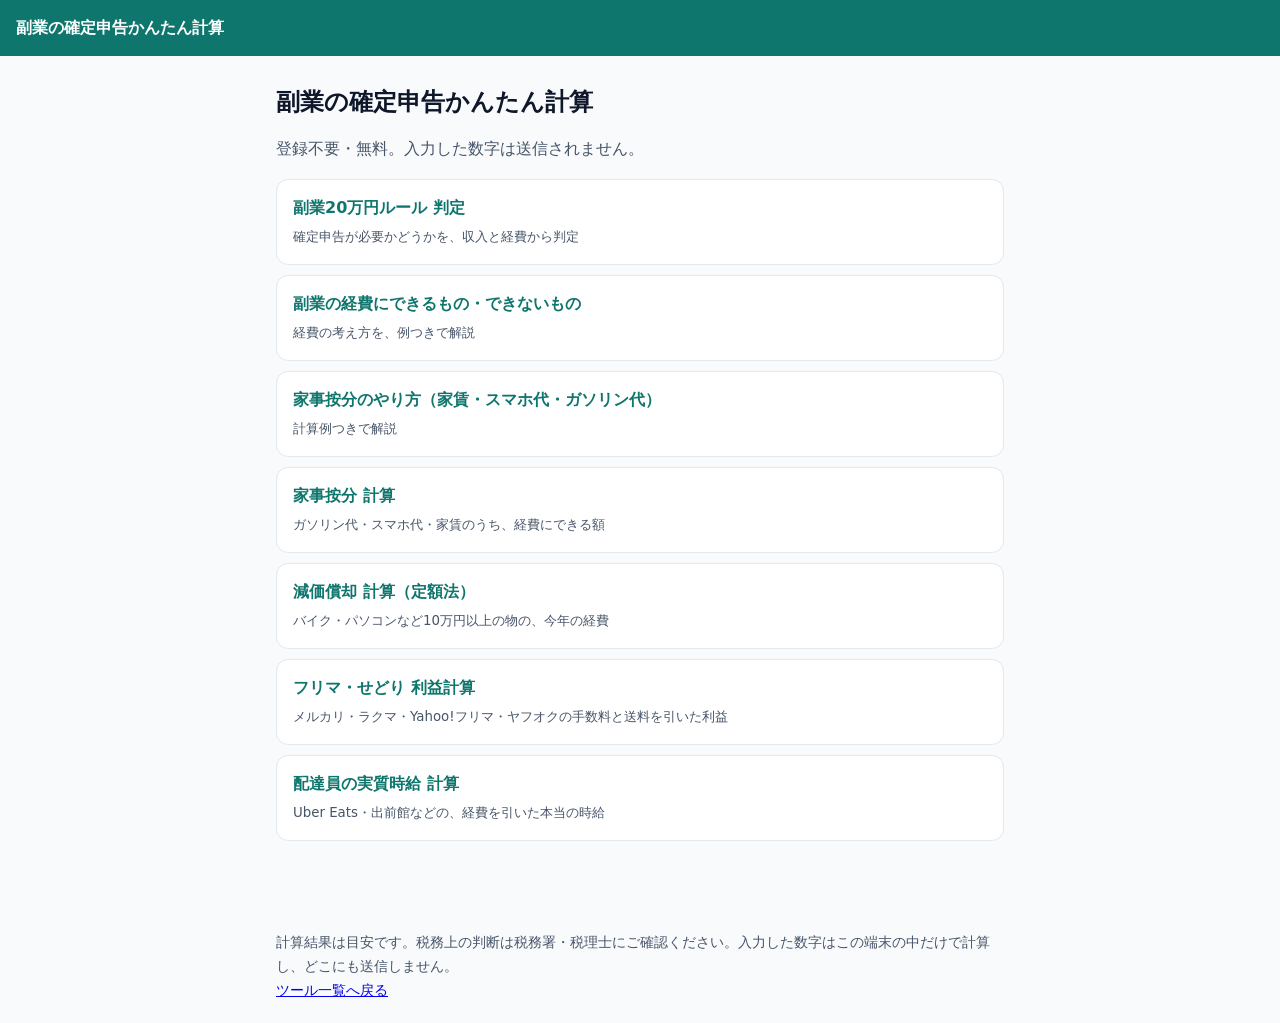
<file: index.html>
<!doctype html><html lang="ja"><head><meta charset="utf-8"><meta name="viewport" content="width=device-width,initial-scale=1">
<title>ツール一覧｜副業の確定申告かんたん計算</title><meta name="description" content="副業・配達員・せどりの確定申告に使える無料の計算ツール集。20万円ルールの判定、按分、減価償却、フリマの利益計算、配達員の実質時給。">
<link rel="canonical" href="https://kakutei-sheet.github.io/"><link rel="stylesheet" href="style.css"></head><body>
<header><a href="index.html">副業の確定申告かんたん計算</a></header>
<main>

<h1>副業の確定申告かんたん計算</h1>
<p class="sub">登録不要・無料。入力した数字は送信されません。</p>
<div class="tools">
<a href="fukugyo-20man.html"><b>副業20万円ルール 判定</b><br><small>確定申告が必要かどうかを、収入と経費から判定</small></a>
<a href="keihi-hani.html"><b>副業の経費にできるもの・できないもの</b><br><small>経費の考え方を、例つきで解説</small></a>
<a href="anbun-yarikata.html"><b>家事按分のやり方（家賃・スマホ代・ガソリン代）</b><br><small>計算例つきで解説</small></a>
<a href="anbun.html"><b>家事按分 計算</b><br><small>ガソリン代・スマホ代・家賃のうち、経費にできる額</small></a>
<a href="genka-shokyaku.html"><b>減価償却 計算（定額法）</b><br><small>バイク・パソコンなど10万円以上の物の、今年の経費</small></a>
<a href="furima-rieki.html"><b>フリマ・せどり 利益計算</b><br><small>メルカリ・ラクマ・Yahoo!フリマ・ヤフオクの手数料と送料を引いた利益</small></a>
<a href="haitatsu-jikyu.html"><b>配達員の実質時給 計算</b><br><small>Uber Eats・出前館などの、経費を引いた本当の時給</small></a>
</div>
</main>
<footer>計算結果は目安です。税務上の判断は税務署・税理士にご確認ください。入力した数字はこの端末の中だけで計算し、どこにも送信しません。<br><a href="index.html">ツール一覧へ戻る</a></footer>
<script src="common.js"></script>
</body></html>
</file>
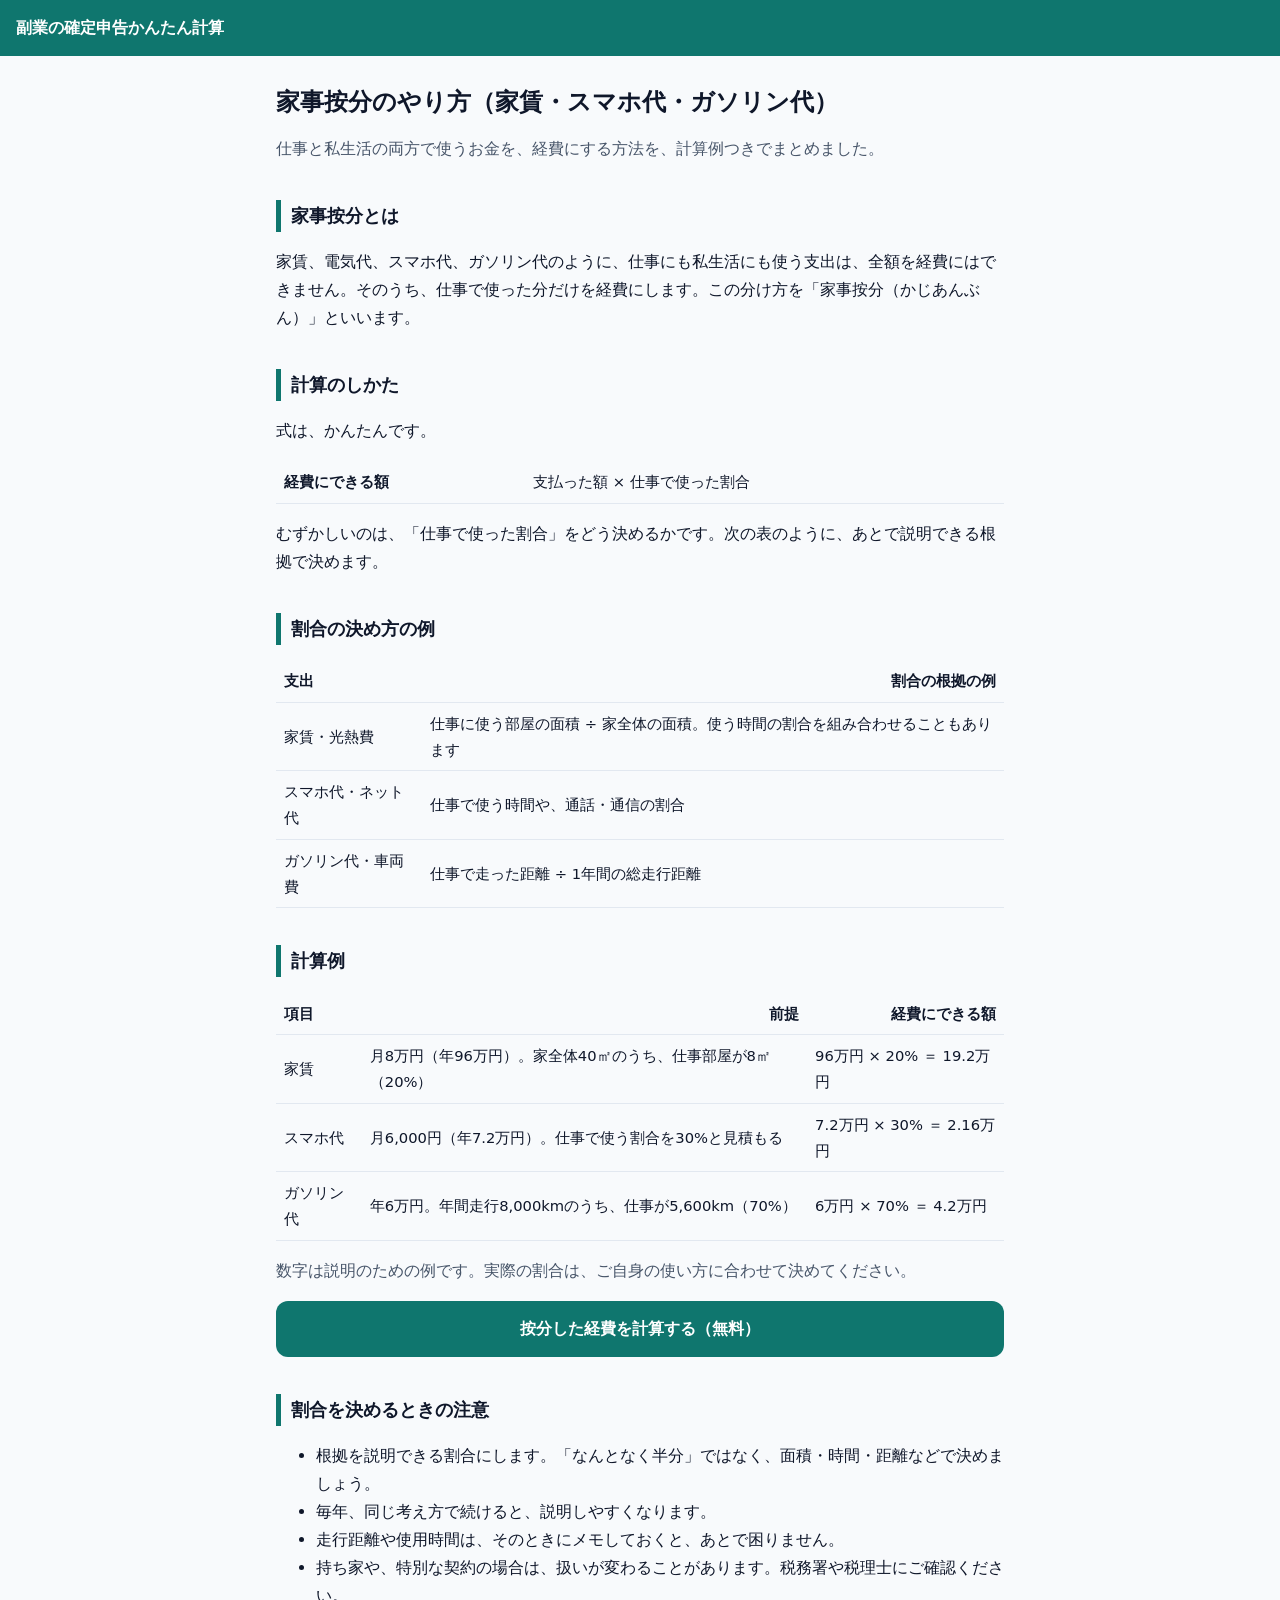
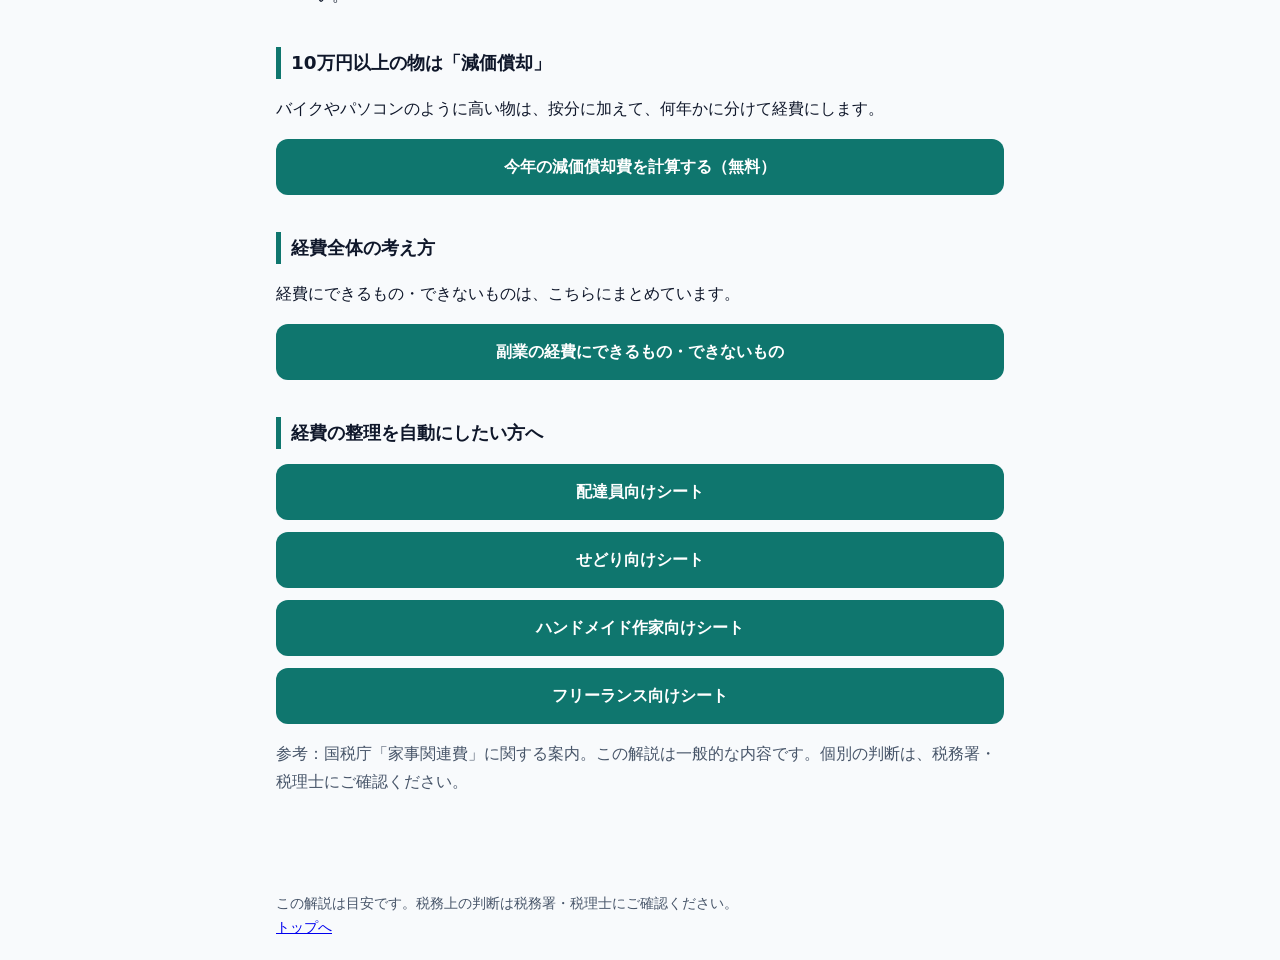
<file: anbun-yarikata.html>
<!doctype html><html lang="ja"><head><meta charset="utf-8"><meta name="viewport" content="width=device-width,initial-scale=1">
<title>家事按分のやり方｜副業で家賃・スマホ代・ガソリン代を経費にする｜副業の確定申告かんたん計算</title><meta name="description" content="副業の確定申告で、家賃・スマホ代・ガソリン代を経費にする「家事按分」のやり方を、計算例つきでやさしく解説。割合の決め方と、残しておきたいメモもまとめました。">
<link rel="canonical" href="https://kakutei-sheet.github.io/anbun-yarikata.html"><link rel="stylesheet" href="style.css"></head><body>
<header><a href="index.html">副業の確定申告かんたん計算</a></header>
<main>

<h1>家事按分のやり方（家賃・スマホ代・ガソリン代）</h1>
<p class="sub">仕事と私生活の両方で使うお金を、経費にする方法を、計算例つきでまとめました。</p>

<h2>家事按分とは</h2>
<p>家賃、電気代、スマホ代、ガソリン代のように、仕事にも私生活にも使う支出は、全額を経費にはできません。そのうち、仕事で使った分だけを経費にします。この分け方を「家事按分（かじあんぶん）」といいます。</p>

<h2>計算のしかた</h2>
<p>式は、かんたんです。</p>
<table class="wrap"><tr><th>経費にできる額</th><td>支払った額 × 仕事で使った割合</td></tr></table>
<p>むずかしいのは、「仕事で使った割合」をどう決めるかです。次の表のように、あとで説明できる根拠で決めます。</p>

<h2>割合の決め方の例</h2>
<table class="wrap"><tr><th>支出</th><th>割合の根拠の例</th></tr>
<tr><td>家賃・光熱費</td><td>仕事に使う部屋の面積 ÷ 家全体の面積。使う時間の割合を組み合わせることもあります</td></tr>
<tr><td>スマホ代・ネット代</td><td>仕事で使う時間や、通話・通信の割合</td></tr>
<tr><td>ガソリン代・車両費</td><td>仕事で走った距離 ÷ 1年間の総走行距離</td></tr></table>

<h2>計算例</h2>
<table class="wrap"><tr><th>項目</th><th>前提</th><th>経費にできる額</th></tr>
<tr><td>家賃</td><td>月8万円（年96万円）。家全体40㎡のうち、仕事部屋が8㎡（20%）</td><td>96万円 × 20% ＝ 19.2万円</td></tr>
<tr><td>スマホ代</td><td>月6,000円（年7.2万円）。仕事で使う割合を30%と見積もる</td><td>7.2万円 × 30% ＝ 2.16万円</td></tr>
<tr><td>ガソリン代</td><td>年6万円。年間走行8,000kmのうち、仕事が5,600km（70%）</td><td>6万円 × 70% ＝ 4.2万円</td></tr></table>
<p class="sub">数字は説明のための例です。実際の割合は、ご自身の使い方に合わせて決めてください。</p>
<a class="cta" href="anbun.html">按分した経費を計算する（無料）</a>

<h2>割合を決めるときの注意</h2>
<ul>
<li>根拠を説明できる割合にします。「なんとなく半分」ではなく、面積・時間・距離などで決めましょう。</li>
<li>毎年、同じ考え方で続けると、説明しやすくなります。</li>
<li>走行距離や使用時間は、そのときにメモしておくと、あとで困りません。</li>
<li>持ち家や、特別な契約の場合は、扱いが変わることがあります。税務署や税理士にご確認ください。</li>
</ul>

<h2>10万円以上の物は「減価償却」</h2>
<p>バイクやパソコンのように高い物は、按分に加えて、何年かに分けて経費にします。</p>
<a class="cta" href="genka-shokyaku.html">今年の減価償却費を計算する（無料）</a>

<h2>経費全体の考え方</h2>
<p>経費にできるもの・できないものは、こちらにまとめています。</p>
<a class="cta" href="keihi-hani.html">副業の経費にできるもの・できないもの</a>

<h2>経費の整理を自動にしたい方へ</h2>
<a class="cta" data-shop="delivery" href="#">配達員向けシート</a>
<a class="cta" data-shop="sedori" href="#">せどり向けシート</a>
<a class="cta" data-shop="handmade" href="#">ハンドメイド作家向けシート</a>
<a class="cta" data-shop="freelance" href="#">フリーランス向けシート</a>

<p class="sub">参考：国税庁「家事関連費」に関する案内。この解説は一般的な内容です。個別の判断は、税務署・税理士にご確認ください。</p>
</main>
<footer>この解説は目安です。税務上の判断は税務署・税理士にご確認ください。<br><a href="index.html">トップへ</a>
<script src="common.js"></script>
</body></html>
</file>
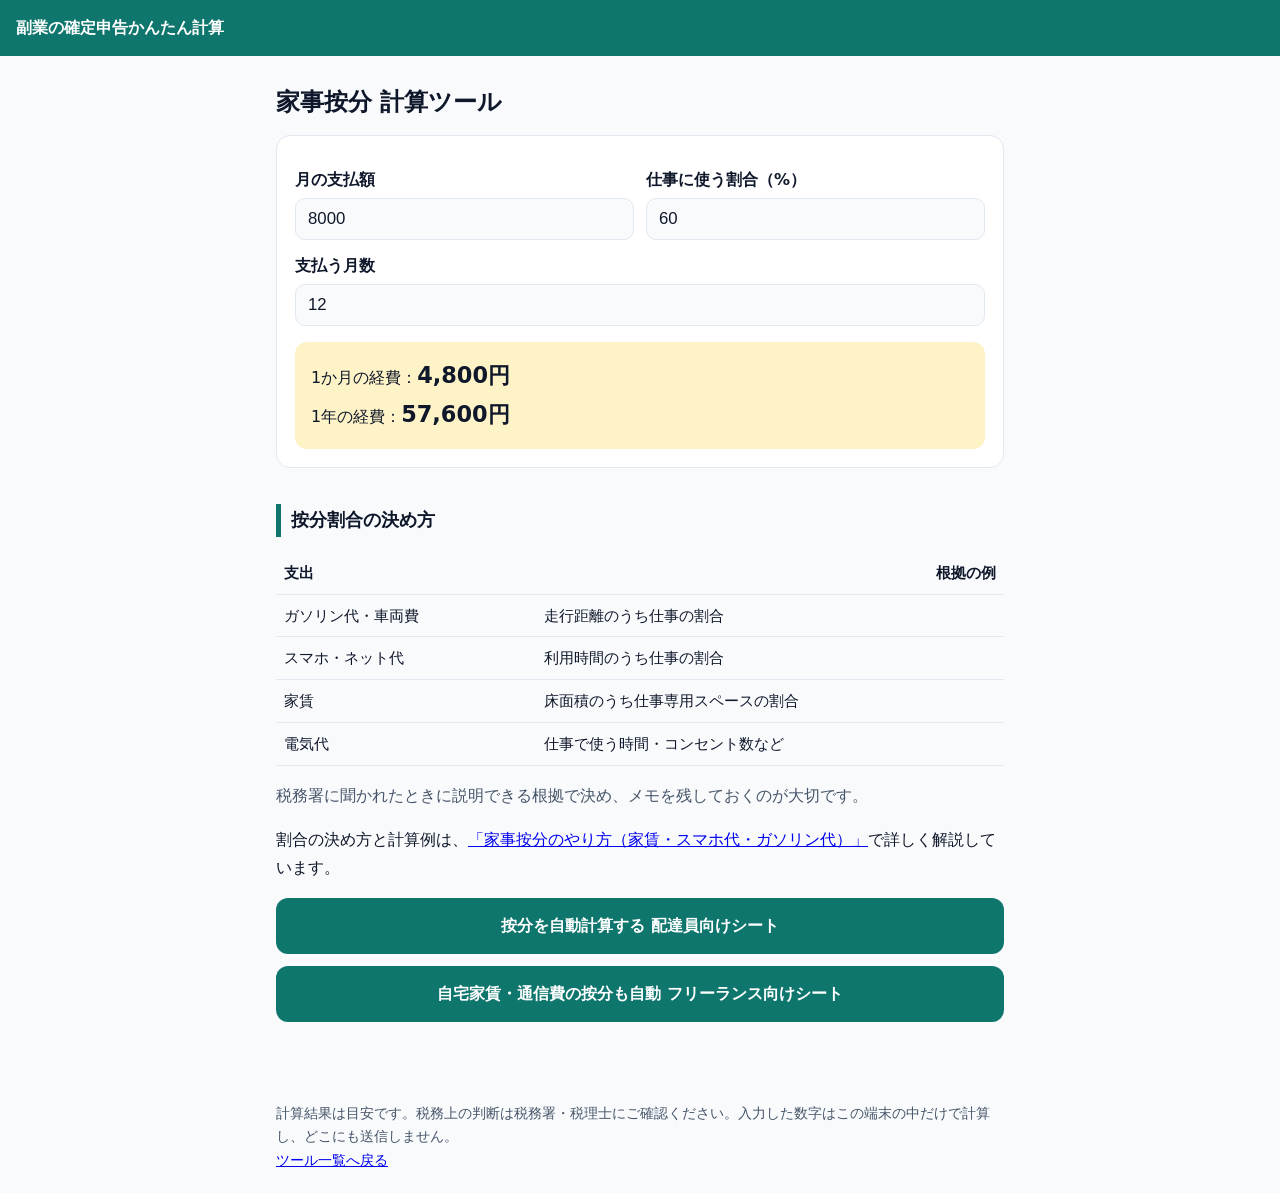
<file: anbun.html>
<!doctype html><html lang="ja"><head><meta charset="utf-8"><meta name="viewport" content="width=device-width,initial-scale=1">
<title>家事按分 計算ツール｜副業の確定申告かんたん計算</title><meta name="description" content="ガソリン代・スマホ代・家賃など、仕事とプライベートで共用している支出のうち経費にできる額を計算する無料ツール。按分割合の決め方も解説。">
<link rel="canonical" href="https://kakutei-sheet.github.io/anbun.html"><link rel="stylesheet" href="style.css"></head><body>
<header><a href="index.html">副業の確定申告かんたん計算</a></header>
<main>

<h1>家事按分 計算ツール</h1>
<div class="card">
<div class="row"><div><label for="amt">月の支払額</label><input id="amt" inputmode="numeric" value="8000"></div>
<div><label for="rate">仕事に使う割合（%）</label><input id="rate" inputmode="decimal" value="60"></div></div>
<label for="mon">支払う月数</label><input id="mon" inputmode="numeric" value="12">
<div class="result">1か月の経費：<b id="m">-</b><br>1年の経費：<b id="y">-</b></div>
</div>
<h2>按分割合の決め方</h2>
<table class="wrap"><tr><th>支出</th><th>根拠の例</th></tr>
<tr><td>ガソリン代・車両費</td><td>走行距離のうち仕事の割合</td></tr>
<tr><td>スマホ・ネット代</td><td>利用時間のうち仕事の割合</td></tr>
<tr><td>家賃</td><td>床面積のうち仕事専用スペースの割合</td></tr>
<tr><td>電気代</td><td>仕事で使う時間・コンセント数など</td></tr></table>
<p class="sub">税務署に聞かれたときに説明できる根拠で決め、メモを残しておくのが大切です。</p>
<p>割合の決め方と計算例は、<a href="anbun-yarikata.html">「家事按分のやり方（家賃・スマホ代・ガソリン代）」</a>で詳しく解説しています。</p>
<a class="cta" data-shop="delivery" href="#">按分を自動計算する 配達員向けシート</a>
<a class="cta" data-shop="freelance" href="#">自宅家賃・通信費の按分も自動 フリーランス向けシート</a>
<script>window.addEventListener("load",()=>bind(["amt","rate","mon"],()=>{const m=num("amt")*num("rate")/100;document.getElementById("m").textContent=yen(m);document.getElementById("y").textContent=yen(m*num("mon"));}));</script>
</main>
<footer>計算結果は目安です。税務上の判断は税務署・税理士にご確認ください。入力した数字はこの端末の中だけで計算し、どこにも送信しません。<br><a href="index.html">ツール一覧へ戻る</a></footer>
<script src="common.js"></script>
</body></html>
</file>
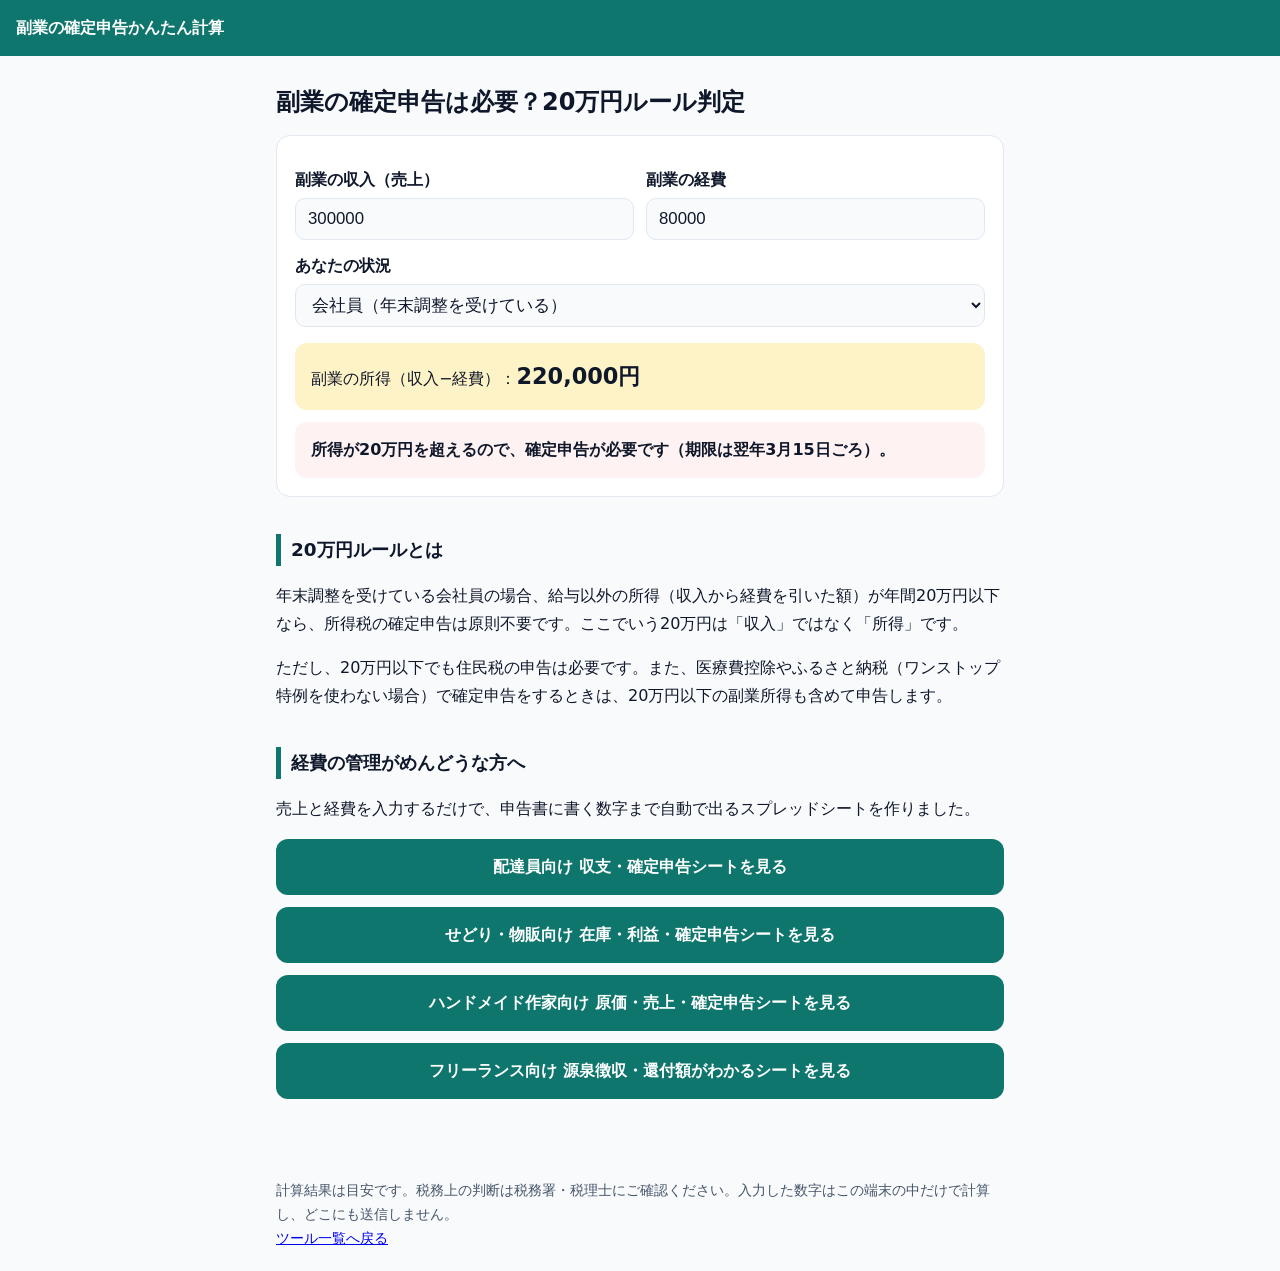
<file: fukugyo-20man.html>
<!doctype html><html lang="ja"><head><meta charset="utf-8"><meta name="viewport" content="width=device-width,initial-scale=1">
<title>副業20万円ルール 判定ツール｜副業の確定申告かんたん計算</title><meta name="description" content="会社員の副業で確定申告が必要かを、収入と経費から判定する無料ツール。所得20万円の考え方と、住民税の申告についても解説。">
<link rel="canonical" href="https://kakutei-sheet.github.io/fukugyo-20man.html"><link rel="stylesheet" href="style.css"></head><body>
<header><a href="index.html">副業の確定申告かんたん計算</a></header>
<main>

<h1>副業の確定申告は必要？20万円ルール判定</h1>
<div class="card">
<div class="row"><div><label for="inc">副業の収入（売上）</label><input id="inc" inputmode="numeric" value="300000"></div>
<div><label for="exp">副業の経費</label><input id="exp" inputmode="numeric" value="80000"></div></div>
<label for="type">あなたの状況</label><select id="type"><option value="1">会社員（年末調整を受けている）</option><option value="0">会社員ではない（自営業・無職・学生など）</option></select>
<div class="result">副業の所得（収入−経費）：<b id="out">-</b></div>
<div id="judge" class="judge"></div>
</div>
<h2>20万円ルールとは</h2>
<p>年末調整を受けている会社員の場合、給与以外の所得（収入から経費を引いた額）が年間20万円以下なら、所得税の確定申告は原則不要です。ここでいう20万円は「収入」ではなく「所得」です。</p>
<p>ただし、20万円以下でも住民税の申告は必要です。また、医療費控除やふるさと納税（ワンストップ特例を使わない場合）で確定申告をするときは、20万円以下の副業所得も含めて申告します。</p>
<h2>経費の管理がめんどうな方へ</h2>
<p>売上と経費を入力するだけで、申告書に書く数字まで自動で出るスプレッドシートを作りました。</p>
<a class="cta" data-shop="delivery" href="#">配達員向け 収支・確定申告シートを見る</a>
<a class="cta" data-shop="sedori" href="#">せどり・物販向け 在庫・利益・確定申告シートを見る</a>
<a class="cta" data-shop="handmade" href="#">ハンドメイド作家向け 原価・売上・確定申告シートを見る</a>
<a class="cta" data-shop="freelance" href="#">フリーランス向け 源泉徴収・還付額がわかるシートを見る</a>
<script>
window.addEventListener("load",()=>bind(["inc","exp","type"],()=>{
 const s=num("inc")-num("exp"),emp=document.getElementById("type").value==="1",j=document.getElementById("judge");
 document.getElementById("out").textContent=yen(s);
 if(emp){ if(s<=200000){j.className="judge ok";j.textContent="所得が20万円以下なので、所得税の確定申告は原則不要です。住民税の申告はお住まいの市区町村に必要です。";}
 else{j.className="judge ng";j.textContent="所得が20万円を超えるので、確定申告が必要です（期限は翌年3月15日ごろ）。";}}
 else{j.className="judge ng";j.textContent="会社員でない方には20万円ルールはありません。所得が基礎控除などの合計を超えるなら確定申告が必要です。国民健康保険料・住民税の計算のためにも申告をおすすめします。";}
}));
</script>
</main>
<footer>計算結果は目安です。税務上の判断は税務署・税理士にご確認ください。入力した数字はこの端末の中だけで計算し、どこにも送信しません。<br><a href="index.html">ツール一覧へ戻る</a></footer>
<script src="common.js"></script>
</body></html>
</file>
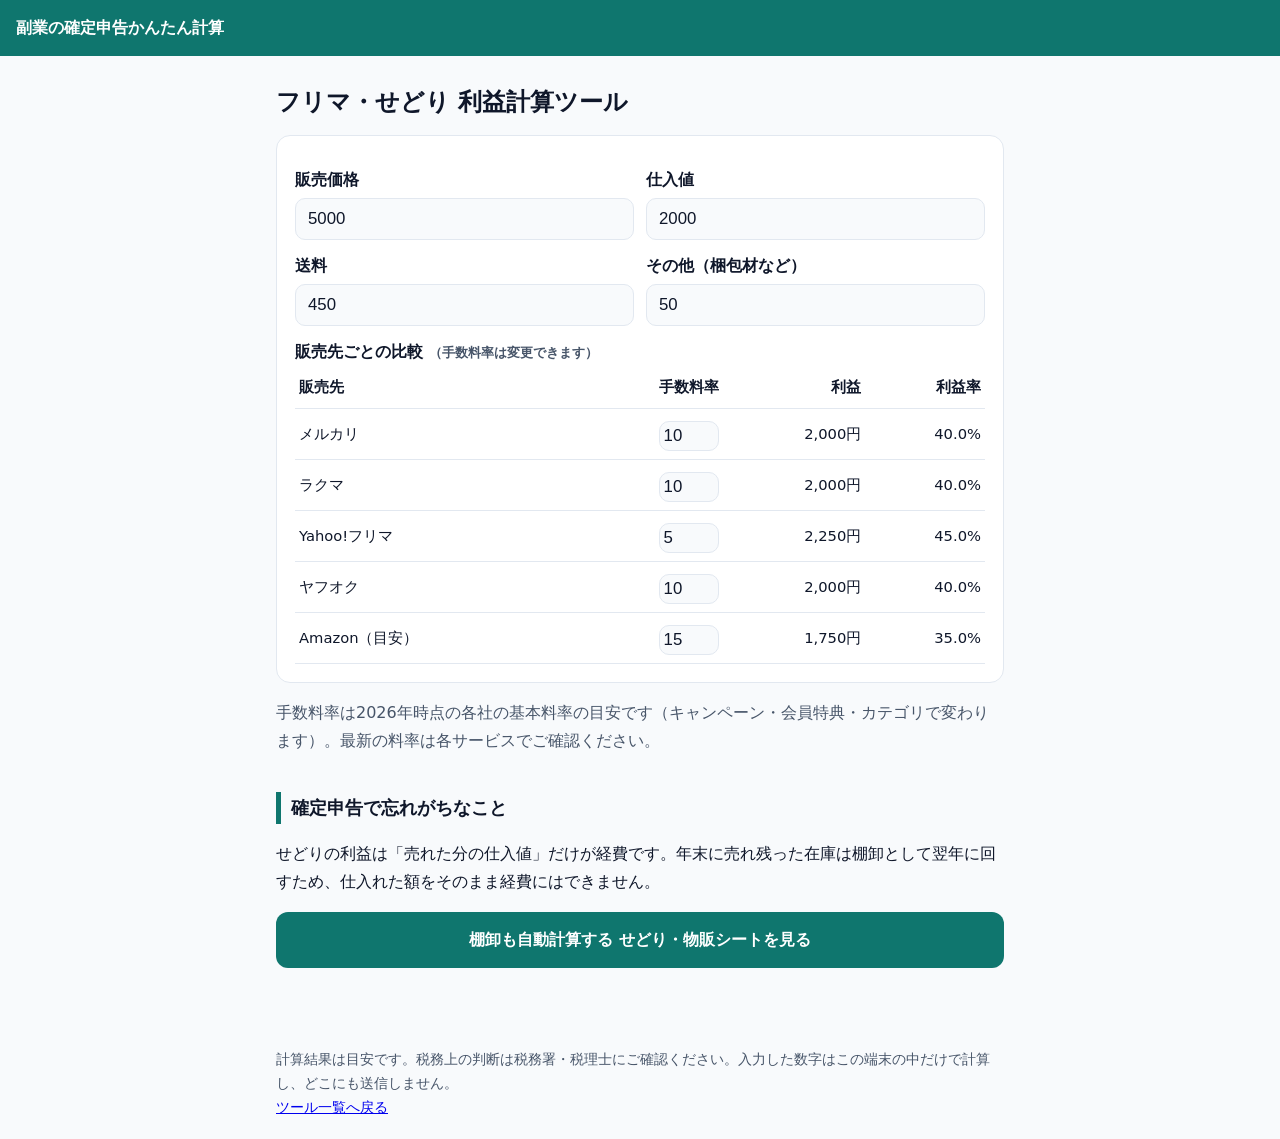
<file: furima-rieki.html>
<!doctype html><html lang="ja"><head><meta charset="utf-8"><meta name="viewport" content="width=device-width,initial-scale=1">
<title>フリマ・せどり 利益計算ツール｜副業の確定申告かんたん計算</title><meta name="description" content="メルカリ・ラクマ・Yahoo!フリマ・ヤフオク・Amazonの販売手数料と送料、仕入値を引いた利益と利益率を計算する無料ツール。">
<link rel="canonical" href="https://kakutei-sheet.github.io/furima-rieki.html"><link rel="stylesheet" href="style.css"></head><body>
<header><a href="index.html">副業の確定申告かんたん計算</a></header>
<main>

<h1>フリマ・せどり 利益計算ツール</h1>
<div class="card">
<div class="row"><div><label for="sell">販売価格</label><input id="sell" inputmode="numeric" value="5000"></div>
<div><label for="cost">仕入値</label><input id="cost" inputmode="numeric" value="2000"></div></div>
<div class="row"><div><label for="ship">送料</label><input id="ship" inputmode="numeric" value="450"></div>
<div><label for="other">その他（梱包材など）</label><input id="other" inputmode="numeric" value="50"></div></div>
<label>販売先ごとの比較 <small>（手数料率は変更できます）</small></label>
<table id="cmp" class="tight"></table>
</div>
<p class="sub">手数料率は2026年時点の各社の基本料率の目安です（キャンペーン・会員特典・カテゴリで変わります）。最新の料率は各サービスでご確認ください。</p>
<h2>確定申告で忘れがちなこと</h2>
<p>せどりの利益は「売れた分の仕入値」だけが経費です。年末に売れ残った在庫は棚卸として翌年に回すため、仕入れた額をそのまま経費にはできません。</p>
<a class="cta" data-shop="sedori" href="#">棚卸も自動計算する せどり・物販シートを見る</a>
<script>
const P=[["メルカリ",10],["ラクマ",10],["Yahoo!フリマ",5],["ヤフオク",10],["Amazon（目安）",15]];
window.addEventListener("load",()=>{
 const t=document.getElementById("cmp");
 t.innerHTML="<tr><th>販売先</th><th>手数料率</th><th>利益</th><th>利益率</th></tr>"+P.map((p,i)=>`<tr><td>${p[0]}</td><td><input id="r${i}" inputmode="decimal" value="${p[1]}" style="width:3.6em;padding:4px 4px"></td><td id="p${i}"></td><td id="q${i}"></td></tr>`).join("");
 bind(["sell","cost","ship","other",...P.map((_,i)=>"r"+i)],()=>{const s=num("sell");P.forEach((_,i)=>{const pr=s-Math.floor(s*num("r"+i)/100)-num("ship")-num("other")-num("cost");const e=document.getElementById("p"+i);e.textContent=yen(pr);e.style.color=pr<0?"#DC2626":"";document.getElementById("q"+i).textContent=pct(pr/s);});});
});
</script>
</main>
<footer>計算結果は目安です。税務上の判断は税務署・税理士にご確認ください。入力した数字はこの端末の中だけで計算し、どこにも送信しません。<br><a href="index.html">ツール一覧へ戻る</a></footer>
<script src="common.js"></script>
</body></html>
</file>
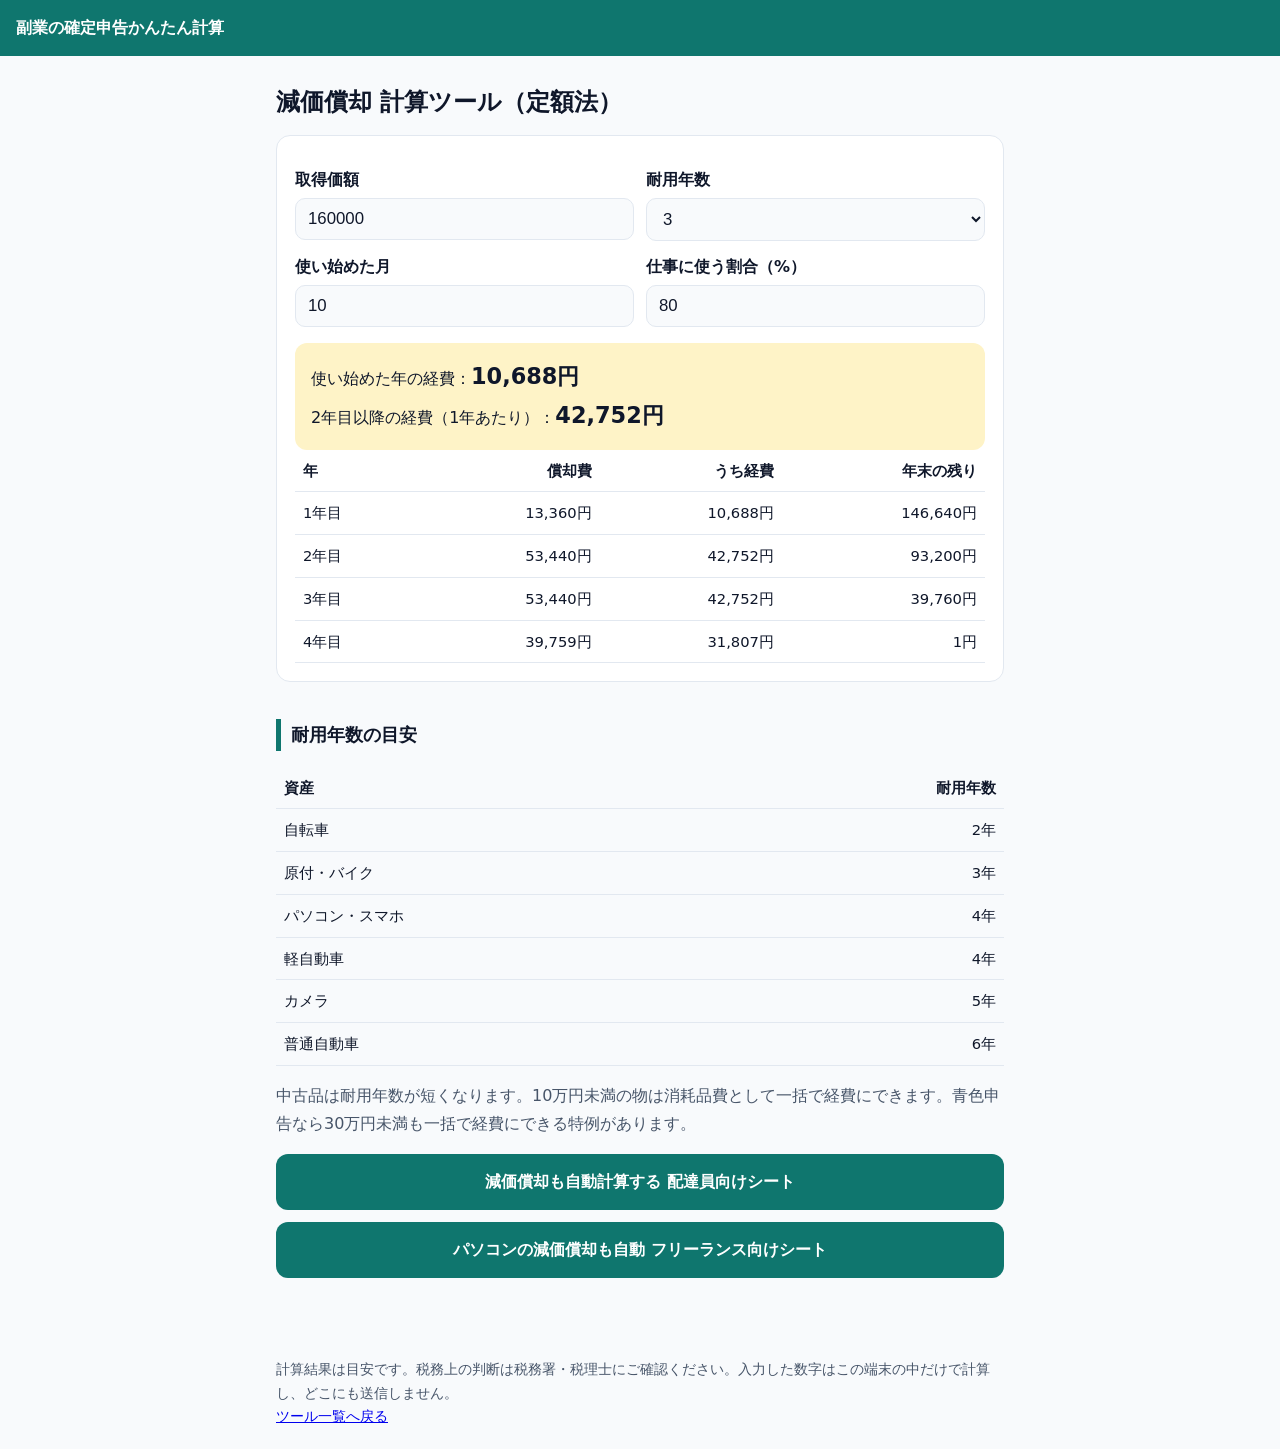
<file: genka-shokyaku.html>
<!doctype html><html lang="ja"><head><meta charset="utf-8"><meta name="viewport" content="width=device-width,initial-scale=1">
<title>減価償却 計算ツール（定額法）｜副業の確定申告かんたん計算</title><meta name="description" content="バイク・パソコン・カメラなど10万円以上の資産の、今年の減価償却費を定額法で計算する無料ツール。耐用年数の目安つき。">
<link rel="canonical" href="https://kakutei-sheet.github.io/genka-shokyaku.html"><link rel="stylesheet" href="style.css"></head><body>
<header><a href="index.html">副業の確定申告かんたん計算</a></header>
<main>

<h1>減価償却 計算ツール（定額法）</h1>
<div class="card">
<div class="row"><div><label for="price">取得価額</label><input id="price" inputmode="numeric" value="160000"></div>
<div><label for="life">耐用年数</label><select id="life"><option>2</option><option selected>3</option><option>4</option><option>5</option><option>6</option><option>7</option><option>8</option><option>9</option><option>10</option></select></div></div>
<div class="row"><div><label for="month">使い始めた月</label><input id="month" inputmode="numeric" value="10"></div>
<div><label for="biz">仕事に使う割合（%）</label><input id="biz" inputmode="decimal" value="80"></div></div>
<div class="result">使い始めた年の経費：<b id="first">-</b><br>2年目以降の経費（1年あたり）：<b id="full">-</b></div>
<table id="tbl"></table>
</div>
<h2>耐用年数の目安</h2>
<table><tr><th>資産</th><th>耐用年数</th></tr><tr><td>自転車</td><td>2年</td></tr><tr><td>原付・バイク</td><td>3年</td></tr><tr><td>パソコン・スマホ</td><td>4年</td></tr><tr><td>軽自動車</td><td>4年</td></tr><tr><td>カメラ</td><td>5年</td></tr><tr><td>普通自動車</td><td>6年</td></tr></table>
<p class="sub">中古品は耐用年数が短くなります。10万円未満の物は消耗品費として一括で経費にできます。青色申告なら30万円未満も一括で経費にできる特例があります。</p>
<a class="cta" data-shop="delivery" href="#">減価償却も自動計算する 配達員向けシート</a>
<a class="cta" data-shop="freelance" href="#">パソコンの減価償却も自動 フリーランス向けシート</a>
<script>
const R={2:.5,3:.334,4:.25,5:.2,6:.167,7:.143,8:.125,9:.112,10:.1};
window.addEventListener("load",()=>bind(["price","life","month","biz"],()=>{
 const p=num("price"),r=R[document.getElementById("life").value],mo=Math.min(12,Math.max(1,num("month"))),b=num("biz")/100;
 let left=p-1,rows="<tr><th>年</th><th>償却費</th><th>うち経費</th><th>年末の残り</th></tr>",y=1;
 while(left>0&&y<=12){const m=y===1?13-mo:12,d=Math.min(Math.round(p*r*m/12),left);left-=d;rows+=`<tr><td>${y}年目</td><td>${yen(d)}</td><td>${yen(d*b)}</td><td>${yen(left+1)}</td></tr>`;
  if(y===1)document.getElementById("first").textContent=yen(d*b);if(y===2)document.getElementById("full").textContent=yen(d*b);y++;}
 document.getElementById("tbl").innerHTML=rows;}));
</script>
</main>
<footer>計算結果は目安です。税務上の判断は税務署・税理士にご確認ください。入力した数字はこの端末の中だけで計算し、どこにも送信しません。<br><a href="index.html">ツール一覧へ戻る</a></footer>
<script src="common.js"></script>
</body></html>
</file>
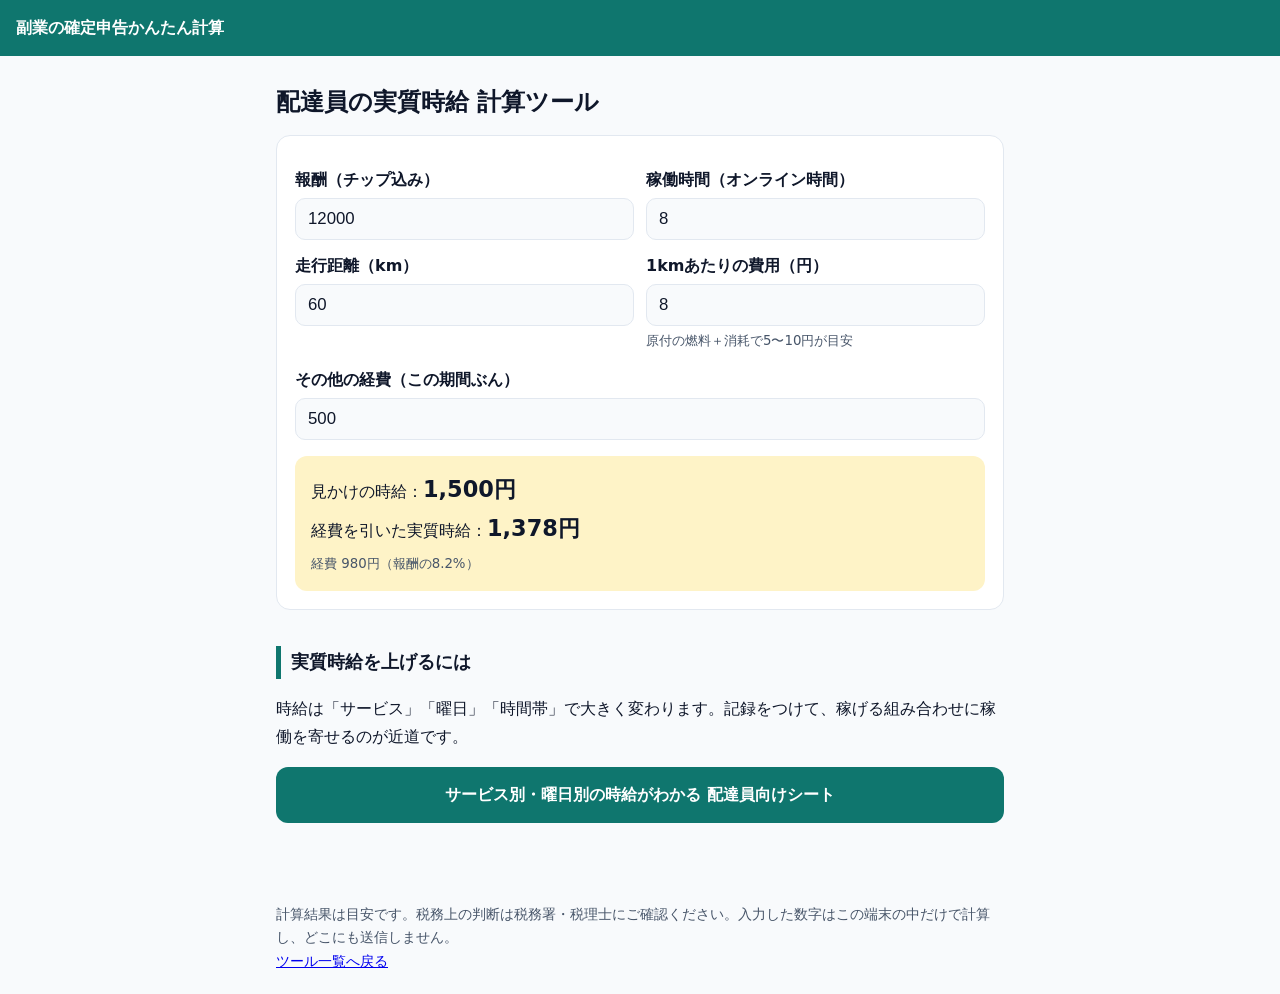
<file: haitatsu-jikyu.html>
<!doctype html><html lang="ja"><head><meta charset="utf-8"><meta name="viewport" content="width=device-width,initial-scale=1">
<title>配達員の実質時給 計算ツール｜副業の確定申告かんたん計算</title><meta name="description" content="Uber Eats・出前館・Woltなどフードデリバリー配達員の、ガソリン代や車両費を引いた本当の時給を計算する無料ツール。">
<link rel="canonical" href="https://kakutei-sheet.github.io/haitatsu-jikyu.html"><link rel="stylesheet" href="style.css"></head><body>
<header><a href="index.html">副業の確定申告かんたん計算</a></header>
<main>

<h1>配達員の実質時給 計算ツール</h1>
<div class="card">
<div class="row"><div><label for="pay">報酬（チップ込み）</label><input id="pay" inputmode="numeric" value="12000"></div>
<div><label for="hrs">稼働時間（オンライン時間）</label><input id="hrs" inputmode="decimal" value="8"></div></div>
<div class="row"><div><label for="km">走行距離（km）</label><input id="km" inputmode="decimal" value="60"></div>
<div><label for="cpk">1kmあたりの費用（円）</label><input id="cpk" inputmode="decimal" value="8"><small>原付の燃料＋消耗で5〜10円が目安</small></div></div>
<label for="fix">その他の経費（この期間ぶん）</label><input id="fix" inputmode="numeric" value="500">
<div class="result">見かけの時給：<b id="a">-</b><br>経費を引いた実質時給：<b id="b">-</b><br><small id="c"></small></div>
</div>
<h2>実質時給を上げるには</h2>
<p>時給は「サービス」「曜日」「時間帯」で大きく変わります。記録をつけて、稼げる組み合わせに稼働を寄せるのが近道です。</p>
<a class="cta" data-shop="delivery" href="#">サービス別・曜日別の時給がわかる 配達員向けシート</a>
<script>window.addEventListener("load",()=>bind(["pay","hrs","km","cpk","fix"],()=>{const h=num("hrs")||1,c=num("km")*num("cpk")+num("fix");document.getElementById("a").textContent=yen(num("pay")/h);document.getElementById("b").textContent=yen((num("pay")-c)/h);document.getElementById("c").textContent=`経費 ${yen(c)}（報酬の${pct(c/(num("pay")||1))}）`;}));</script>
</main>
<footer>計算結果は目安です。税務上の判断は税務署・税理士にご確認ください。入力した数字はこの端末の中だけで計算し、どこにも送信しません。<br><a href="index.html">ツール一覧へ戻る</a></footer>
<script src="common.js"></script>
</body></html>
</file>
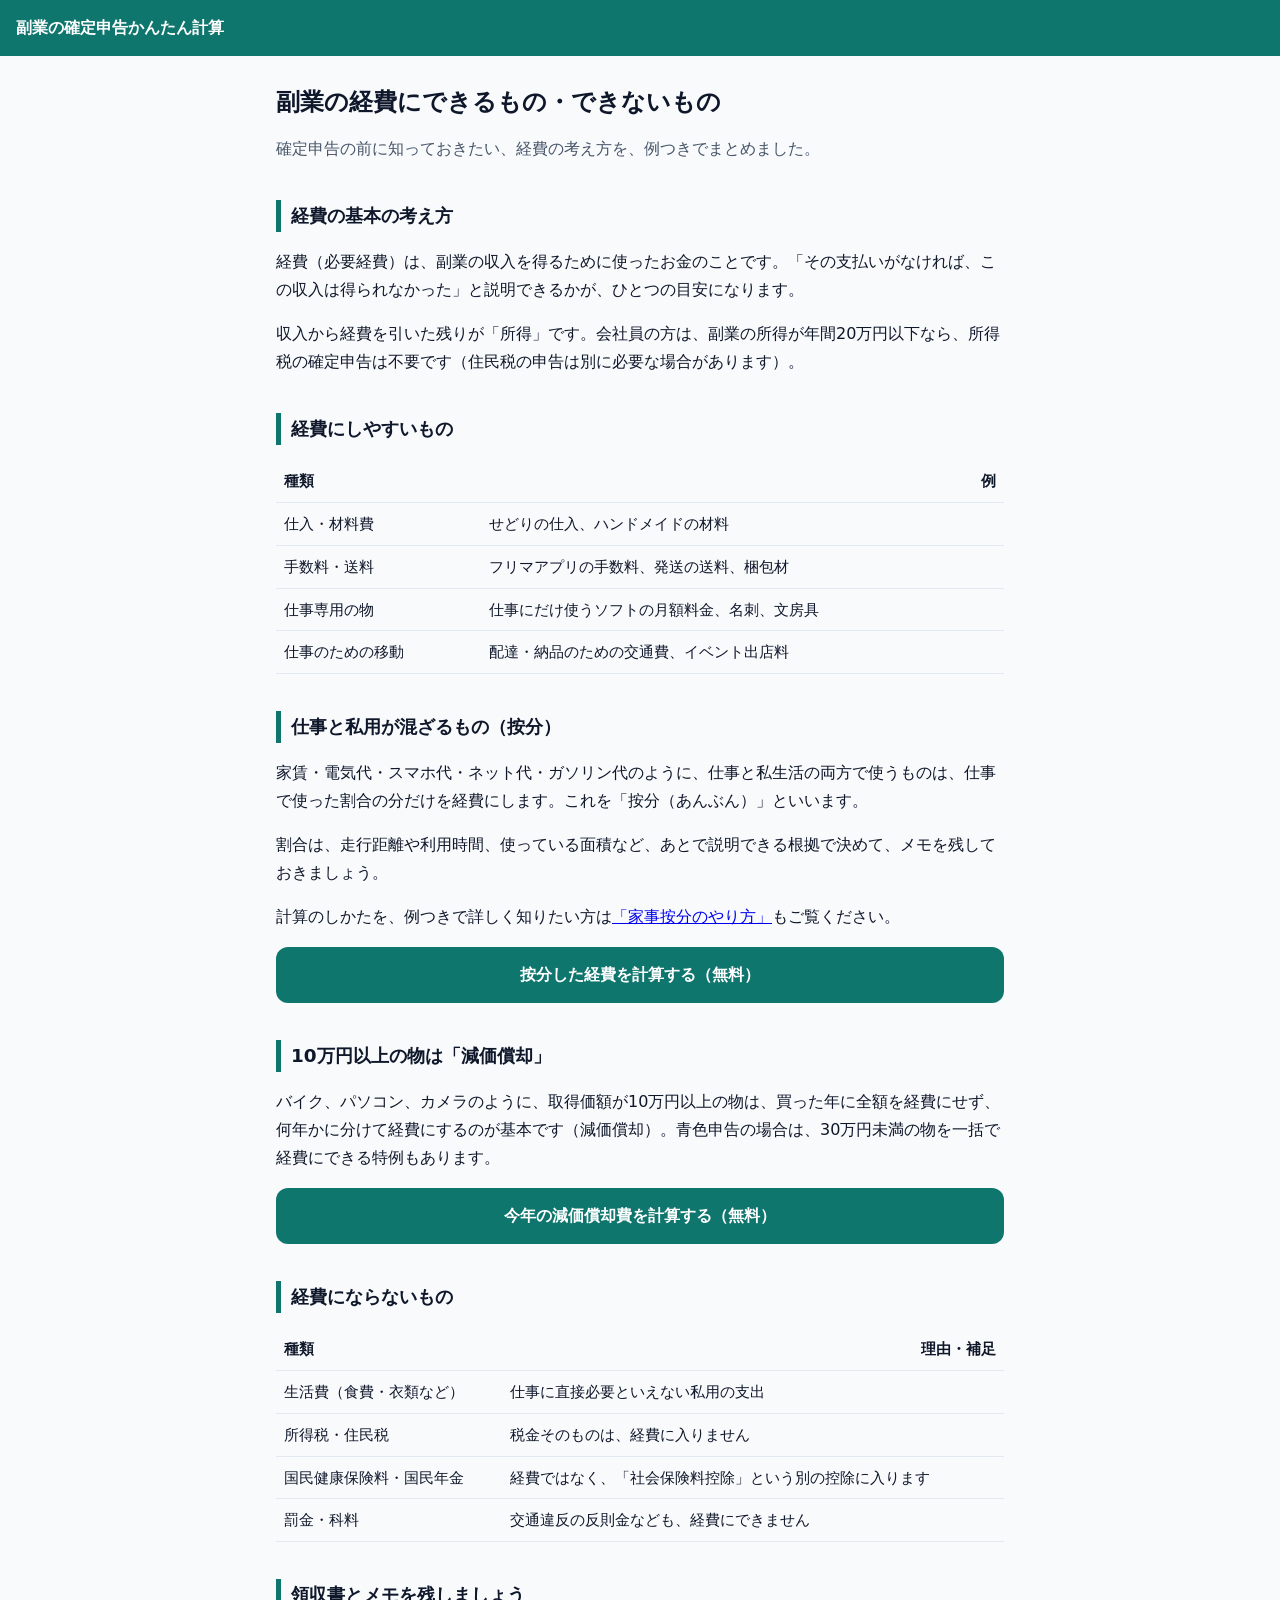
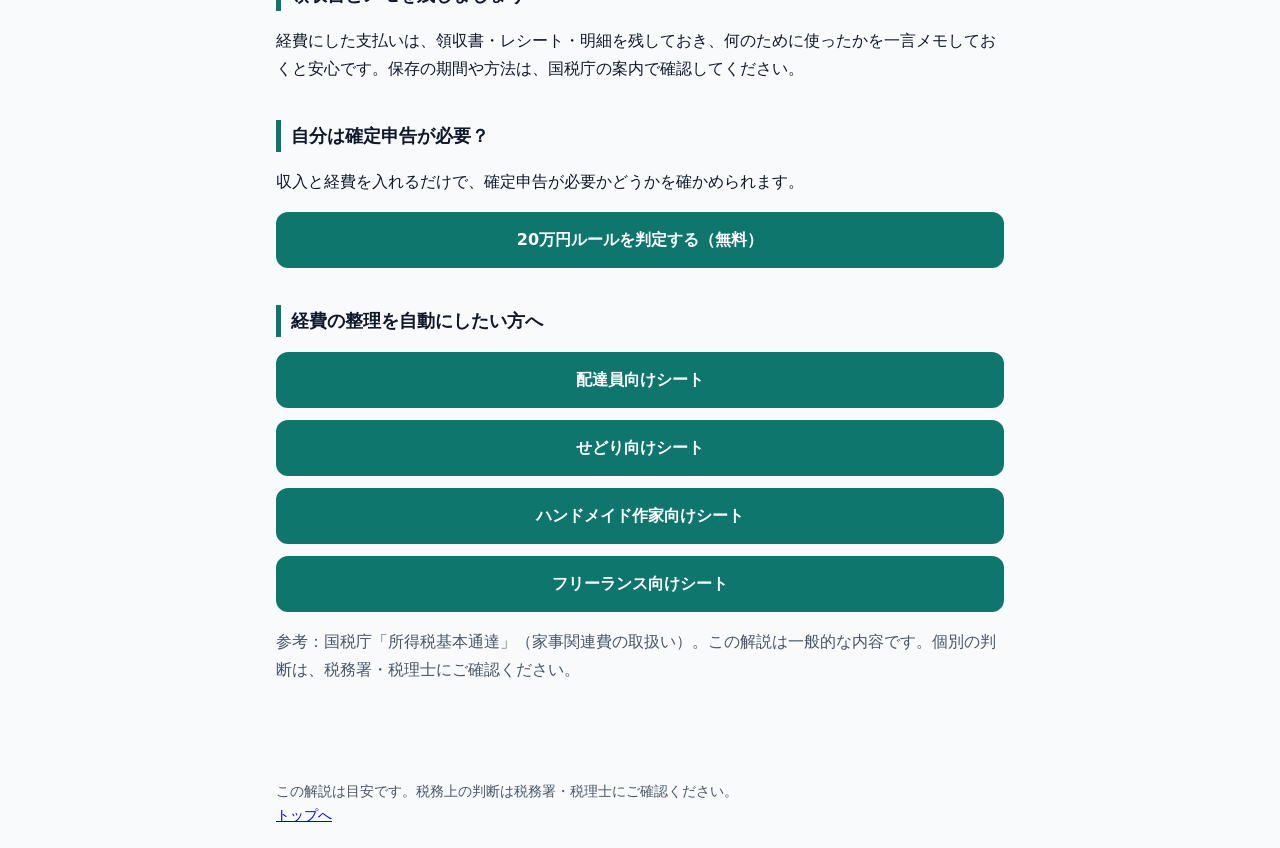
<file: keihi-hani.html>
<!doctype html><html lang="ja"><head><meta charset="utf-8"><meta name="viewport" content="width=device-width,initial-scale=1">
<title>副業の経費にできるもの・できないもの｜副業の確定申告かんたん計算</title><meta name="description" content="副業の確定申告で、経費にできるものと、できないものを、例つきでやさしく解説。家賃・スマホ代・ガソリン代の按分や、10万円以上の物の扱いもまとめました。">
<link rel="canonical" href="https://kakutei-sheet.github.io/keihi-hani.html"><link rel="stylesheet" href="style.css"></head><body>
<header><a href="index.html">副業の確定申告かんたん計算</a></header>
<main>

<h1>副業の経費にできるもの・できないもの</h1>
<p class="sub">確定申告の前に知っておきたい、経費の考え方を、例つきでまとめました。</p>

<h2>経費の基本の考え方</h2>
<p>経費（必要経費）は、副業の収入を得るために使ったお金のことです。「その支払いがなければ、この収入は得られなかった」と説明できるかが、ひとつの目安になります。</p>
<p>収入から経費を引いた残りが「所得」です。会社員の方は、副業の所得が年間20万円以下なら、所得税の確定申告は不要です（住民税の申告は別に必要な場合があります）。</p>

<h2>経費にしやすいもの</h2>
<table class="wrap"><tr><th>種類</th><th>例</th></tr>
<tr><td>仕入・材料費</td><td>せどりの仕入、ハンドメイドの材料</td></tr>
<tr><td>手数料・送料</td><td>フリマアプリの手数料、発送の送料、梱包材</td></tr>
<tr><td>仕事専用の物</td><td>仕事にだけ使うソフトの月額料金、名刺、文房具</td></tr>
<tr><td>仕事のための移動</td><td>配達・納品のための交通費、イベント出店料</td></tr></table>

<h2>仕事と私用が混ざるもの（按分）</h2>
<p>家賃・電気代・スマホ代・ネット代・ガソリン代のように、仕事と私生活の両方で使うものは、仕事で使った割合の分だけを経費にします。これを「按分（あんぶん）」といいます。</p>
<p>割合は、走行距離や利用時間、使っている面積など、あとで説明できる根拠で決めて、メモを残しておきましょう。</p>
<p>計算のしかたを、例つきで詳しく知りたい方は<a href="anbun-yarikata.html">「家事按分のやり方」</a>もご覧ください。</p>
<a class="cta" href="anbun.html">按分した経費を計算する（無料）</a>

<h2>10万円以上の物は「減価償却」</h2>
<p>バイク、パソコン、カメラのように、取得価額が10万円以上の物は、買った年に全額を経費にせず、何年かに分けて経費にするのが基本です（減価償却）。青色申告の場合は、30万円未満の物を一括で経費にできる特例もあります。</p>
<a class="cta" href="genka-shokyaku.html">今年の減価償却費を計算する（無料）</a>

<h2>経費にならないもの</h2>
<table class="wrap"><tr><th>種類</th><th>理由・補足</th></tr>
<tr><td>生活費（食費・衣類など）</td><td>仕事に直接必要といえない私用の支出</td></tr>
<tr><td>所得税・住民税</td><td>税金そのものは、経費に入りません</td></tr>
<tr><td>国民健康保険料・国民年金</td><td>経費ではなく、「社会保険料控除」という別の控除に入ります</td></tr>
<tr><td>罰金・科料</td><td>交通違反の反則金なども、経費にできません</td></tr></table>

<h2>領収書とメモを残しましょう</h2>
<p>経費にした支払いは、領収書・レシート・明細を残しておき、何のために使ったかを一言メモしておくと安心です。保存の期間や方法は、国税庁の案内で確認してください。</p>

<h2>自分は確定申告が必要？</h2>
<p>収入と経費を入れるだけで、確定申告が必要かどうかを確かめられます。</p>
<a class="cta" href="fukugyo-20man.html">20万円ルールを判定する（無料）</a>

<h2>経費の整理を自動にしたい方へ</h2>
<a class="cta" data-shop="delivery" href="#">配達員向けシート</a>
<a class="cta" data-shop="sedori" href="#">せどり向けシート</a>
<a class="cta" data-shop="handmade" href="#">ハンドメイド作家向けシート</a>
<a class="cta" data-shop="freelance" href="#">フリーランス向けシート</a>

<p class="sub">参考：国税庁「所得税基本通達」（家事関連費の取扱い）。この解説は一般的な内容です。個別の判断は、税務署・税理士にご確認ください。</p>
</main>
<footer>この解説は目安です。税務上の判断は税務署・税理士にご確認ください。<br><a href="index.html">トップへ</a>
<script src="common.js"></script>
</body></html>
</file>
<file: style.css>
:root{--teal:#0F766E;--ink:#0F172A;--sub:#475569;--line:#E2E8F0;--bg:#F8FAFC;--card:#fff;--key:#FEF3C7;--ok:#ECFDF5;--warn:#FEF2F2}
@media (prefers-color-scheme:dark){:root{--ink:#E2E8F0;--sub:#94A3B8;--line:#334155;--bg:#0B1220;--card:#111A2E;--key:#3B2F0B;--ok:#062E26;--warn:#3A1010}}
*{box-sizing:border-box}
body{margin:0;font-family:system-ui,-apple-system,"Hiragino Sans","Noto Sans JP",sans-serif;background:var(--bg);color:var(--ink);line-height:1.75}
header{background:var(--teal);color:#fff;padding:14px 16px}
header a{color:#fff;text-decoration:none;font-weight:700}
main{max-width:760px;margin:0 auto;padding:20px 16px 60px}
h1{font-size:1.5rem;line-height:1.4;margin:.4em 0}
h2{font-size:1.15rem;margin-top:2em;border-left:5px solid var(--teal);padding-left:10px}
.card{background:var(--card);border:1px solid var(--line);border-radius:14px;padding:18px;margin:16px 0}
label{display:block;font-weight:700;margin-top:12px}
small,.sub{color:var(--sub)}
input,select{width:100%;font-size:1.05rem;padding:10px 12px;border:1px solid var(--line);border-radius:10px;background:var(--bg);color:var(--ink);margin-top:4px}
.row{display:grid;grid-template-columns:1fr 1fr;gap:12px}
@media (max-width:520px){.row{grid-template-columns:1fr}}
.result{background:var(--key);border-radius:12px;padding:14px 16px;margin-top:16px}
.result b{font-size:1.4rem}
.judge{border-radius:12px;padding:14px 16px;margin-top:12px;font-weight:700}
.judge.ok{background:var(--ok)}.judge.ng{background:var(--warn)}
table{width:100%;border-collapse:collapse;font-size:.92rem}td{white-space:nowrap}td,th{padding:8px;border-bottom:1px solid var(--line);text-align:right}td:first-child,th:first-child{text-align:left}table.wrap td{white-space:normal;text-align:left}table.tight td:first-child{white-space:normal}table.tight td,table.tight th{padding:8px 4px}
.cta{display:block;background:var(--teal);color:#fff;text-align:center;font-weight:700;padding:14px;border-radius:12px;text-decoration:none;margin-top:12px}
.tools a{display:block;padding:14px 16px;border:1px solid var(--line);border-radius:12px;margin:10px 0;background:var(--card);color:var(--ink);text-decoration:none}
.tools a b{color:var(--teal)}
footer{max-width:760px;margin:0 auto;padding:20px 16px;color:var(--sub);font-size:.85rem}
</file>
